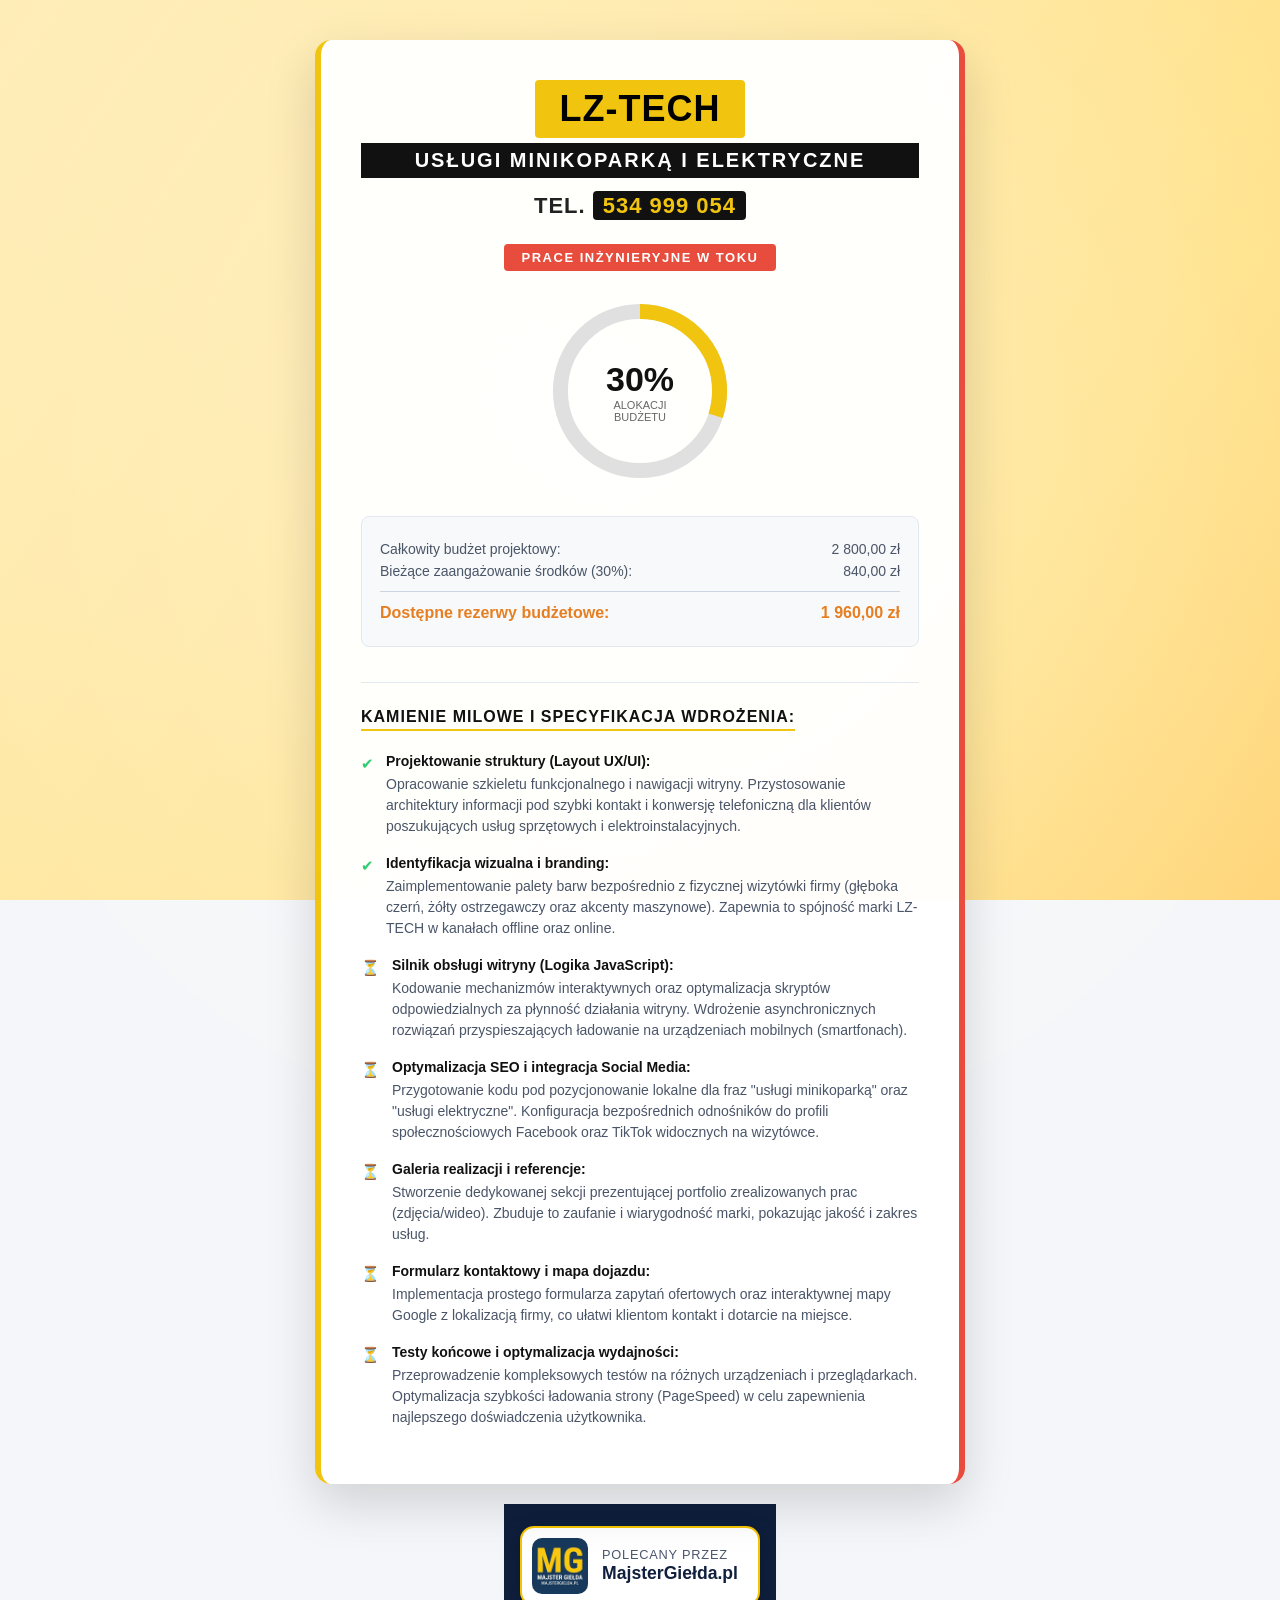
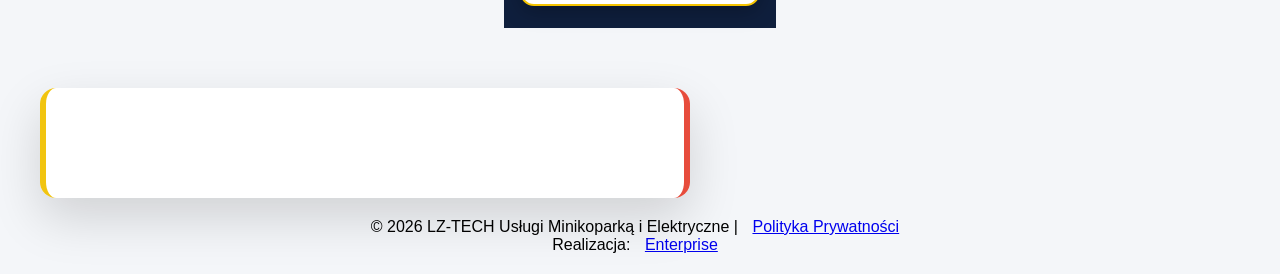
<file: index1.html>
<!DOCTYPE html>
<html lang="pl">
<head>
    <meta charset="UTF-8">
    <meta name="viewport" content="width=device-width, initial-scale=1.0">
    <title>Strona w produkcji - LZ-TECH Usługi Minikoparką i Elektryczne</title>
    <style>
        * {
            box-sizing: border-box;
            margin: 0;
            padding: 0;
            font-family: 'Segoe UI', Roboto, Helvetica, Arial, sans-serif;
        }
        
        body {
            margin: 0;
            padding: 0;
            min-height: 100vh;
            display: flex;
            justify-content: flex-start; /* Zmienione z center */
            flex-direction: column;
            align-items: center;
            background-color: #f4f6f9;
            overflow-x: hidden;
            position: relative;
            padding-top: 20px; /* Dodany odstęp od góry */
        }

        /* Jasne, żywe i dynamicznie kolorowe tło */
        .animated-bg {
            position: fixed;
            top: 0;
            left: 0;
            width: 100%;
            height: 100%;
            z-index: 1;
            background: linear-gradient(
                125deg, 
                #ffecb3 0%, 
                #ffe082 25%, 
                #ffb74d 50%, 
                #ff8a65 75%, 
                #b2dfdb 100%
            );
            background-size: 300% 300%;
            animation: vibrantMovement 10s ease-in-out infinite alternate;
        }

        /* Warstwa pulsującego światła potęgująca efekt "żywego" tła */
        .animated-bg::after {
            content: "";
            position: absolute;
            top: -50%; left: -50%; width: 200%; height: 200%;
            background: radial-gradient(circle, rgba(255,255,255,0.4) 0%, transparent 60%);
            animation: pulseLight 6s ease-in-out infinite alternate;
        }

        @keyframes vibrantMovement {
            0% { background-position: 0% 50%; }
            50% { background-position: 100% 50%; }
            100% { background-position: 0% 50%; }
        }

        @keyframes pulseLight {
            0% { transform: scale(0.9) translate(-5%, -5%); }
            100% { transform: scale(1.1) translate(5%, 5%); }
        }

        .container {
            position: relative;
            z-index: 2;
            background-color: rgba(255, 255, 255, 0.96);
            border-radius: 16px;
            box-shadow: 0 20px 50px rgba(0,0,0,0.15);
            padding: 40px;
            max-width: 650px;
            width: 100%;
            margin: 20px;
            text-align: center;
            border-left: 6px solid #f1c40f; 
            border-right: 6px solid #e74c3c; 
        }

        .logo-box {
            background-color: #f1c40f;
            color: #000000;
            display: inline-block;
            padding: 8px 25px;
            font-weight: 900;
            font-size: 36px;
            letter-spacing: 1px;
            margin-bottom: 5px;
            text-transform: uppercase;
            border-radius: 4px;
        }

        h1 {
            font-size: 20px;
            color: #ffffff;
            background-color: #111111;
            display: inline-block;
            padding: 6px 15px;
            text-transform: uppercase;
            letter-spacing: 2px;
            margin-bottom: 15px;
            font-weight: 700;
            width: 100%;
        }

        .phone-badge {
            font-size: 22px;
            font-weight: bold;
            color: #222222;
            margin-bottom: 25px;
            letter-spacing: 1px;
        }
        .phone-badge span {
            background: #111111;
            padding: 2px 10px;
            border-radius: 4px;
            color: #f1c40f;
        }

        .status-badge {
            display: inline-block;
            background-color: #e74c3c;
            color: #ffffff;
            padding: 6px 18px;
            font-weight: bold;
            border-radius: 4px;
            font-size: 13px;
            margin-bottom: 30px;
            text-transform: uppercase;
            letter-spacing: 1.5px;
        }

        /* Wykres kołowy */
        .chart-container {
            position: relative;
            width: 180px;
            height: 180px;
            margin: 0 auto 35px;
        }
        .circular-chart {
            display: block;
            width: 100%;
            height: 100%;
        }
        .circle-bg { fill: none; stroke: #e0e0e0; stroke-width: 3; }
        .circle { fill: none; stroke: #f1c40f; stroke-width: 3; stroke-dasharray: 30, 100; }
        .chart-text {
            position: absolute;
            top: 50%; left: 50%;
            transform: translate(-50%, -50%);
            text-align: center;
        }
        .percentage { font-size: 34px; font-weight: 800; color: #111111; }
        .percentage-label { font-size: 11px; color: #666666; text-transform: uppercase; }

        /* Finanse */
        .budget-info {
            background-color: #f8f9fa;
            padding: 18px;
            border-radius: 8px;
            margin-bottom: 35px;
            border: 1px solid #e2e8f0;
        }
        .budget-row { display: flex; justify-content: space-between; align-items: center; margin: 6px 0; font-size: 14px; color: #4a5568; }
        .budget-row.total {
            border-top: 1px solid #cbd5e1; padding-top: 12px; margin-top: 12px; 
            font-weight: bold; color: #e67e22; font-size: 16px;
        }

        /* Lista zadań */
        .tasks-section { text-align: left; border-top: 1px solid #e2e8f0; padding-top: 25px; }
        .tasks-section h2 {
            font-size: 16px; margin-bottom: 20px; color: #111111; text-transform: uppercase;
            letter-spacing: 1px; border-bottom: 2px solid #f1c40f; display: inline-block; padding-bottom: 3px;
        }
        .task-list { list-style: none; }
        .task-item { display: flex; align-items: flex-start; margin-bottom: 16px; font-size: 14px; line-height: 1.5; }
        .task-icon { margin-right: 12px; font-size: 15px; margin-top: 2px; }
        .task-icon.done { color: #2ecc71; }
        .task-icon.pending { color: #e67e22; }
        .task-text strong { color: #111111; display: block; margin-bottom: 2px; }
        .task-text span { color: #4a5568; }

        /* Style dla stopki */
        footer {
            position: relative;
            z-index: 2;
            width: 100%;
            padding: 20px;
            text-align: center;
            margin-top: 20px;
        }
        footer a {
            display: inline-block;
            margin: 0 10px;
            transition: transform 0.3s ease;
        }
        footer a:hover {
            transform: scale(1.1);
        }
        footer img {
            height: 30px;
        }
    </style>
<style id="mg-style">
.mg-strip{background:#0f1f3d;padding:22px 16px;text-align:center}
.mg-badge{display:inline-flex;align-items:center;gap:14px;padding:10px 20px 10px 10px;background:#fff;border:2px solid #f5c400;border-radius:14px;color:#0f1f3d;text-decoration:none;font-family:inherit;box-shadow:0 6px 20px rgba(0,0,0,.25);transition:transform .2s,box-shadow .2s;max-width:100%}
.mg-badge:hover,.mg-badge:focus-visible{transform:translateY(-2px);box-shadow:0 10px 26px rgba(0,0,0,.35)}
.mg-badge img{width:56px;height:56px;border-radius:10px;flex-shrink:0}
.mg-badge span{display:flex;flex-direction:column;text-align:left;line-height:1.25}
.mg-badge small{font-size:.8rem;opacity:.75;text-transform:uppercase;letter-spacing:.06em}
.mg-badge strong{font-size:1.1rem}
.mg-pill{display:inline-flex;align-items:center;gap:8px;margin:0 0 18px;padding:5px 14px 5px 5px;background:rgba(255,255,255,.95);border:1px solid #f5c400;border-radius:999px;color:#0f1f3d;font-size:.9rem;font-weight:600;text-decoration:none;box-shadow:0 4px 14px rgba(0,0,0,.2);transition:transform .2s}
.mg-pill:hover,.mg-pill:focus-visible{transform:translateY(-1px)}
.mg-pill img{width:28px;height:28px;border-radius:50%}
</style>
</head>
<body>

<div class="animated-bg"></div>

<div class="container">
    <div class="logo-box">LZ-TECH</div>
    <h1>Usługi Minikoparką i Elektryczne</h1>
    <div class="phone-badge">TEL. <span>534 999 054</span></div>
    
    <div><span class="status-badge">Prace inżynieryjne w toku</span></div>
    
    <div class="chart-container">
        <svg viewBox="0 0 36 36" class="circular-chart">
            <path class="circle-bg" d="M18 2.0845 a 15.9155 15.9155 0 0 1 0 31.831 a 15.9155 15.9155 0 0 1 0 -31.831" />
            <path class="circle" stroke-dasharray="30, 100" d="M18 2.0845 a 15.9155 15.9155 0 0 1 0 31.831 a 15.9155 15.9155 0 0 1 0 -31.831" />
        </svg>
        <div class="chart-text">
            <div class="percentage">30%</div>
            <div class="percentage-label">Alokacji<br>Budżetu</div>
        </div>
    </div>

    <div class="budget-info">
        <div class="budget-row"><span>Całkowity budżet projektowy:</span><span>2 800,00 zł</span></div>
        <div class="budget-row"><span>Bieżące zaangażowanie środków (30%):</span><span>840,00 zł</span></div>
        <div class="budget-row total"><span>Dostępne rezerwy budżetowe:</span><span>1 960,00 zł</span></div>
    </div>

    <div class="tasks-section">
        <h2>Kamienie milowe i specyfikacja wdrożenia:</h2>
        <ul class="task-list">
            <li class="task-item">
                <span class="task-icon done">✔</span>
                <div class="task-text">
                    <strong>Projektowanie struktury (Layout UX/UI):</strong>
                    <span>Opracowanie szkieletu funkcjonalnego i nawigacji witryny. Przystosowanie architektury informacji pod szybki kontakt i konwersję telefoniczną dla klientów poszukujących usług sprzętowych i elektroinstalacyjnych.</span>
                </div>
            </li>
            <li class="task-item">
                <span class="task-icon done">✔</span>
                <div class="task-text">
                    <strong>Identyfikacja wizualna i branding:</strong>
                    <span>Zaimplementowanie palety barw bezpośrednio z fizycznej wizytówki firmy (głęboka czerń, żółty ostrzegawczy oraz akcenty maszynowe). Zapewnia to spójność marki LZ-TECH w kanałach offline oraz online.</span>
                </div>
            </li>
            <li class="task-item">
                <span class="task-icon pending">⏳</span>
                <div class="task-text">
                    <strong>Silnik obsługi witryny (Logika JavaScript):</strong>
                    <span>Kodowanie mechanizmów interaktywnych oraz optymalizacja skryptów odpowiedzialnych za płynność działania witryny. Wdrożenie asynchronicznych rozwiązań przyspieszających ładowanie na urządzeniach mobilnych (smartfonach).</span>
                </div>
            </li>
            <li class="task-item">
                <span class="task-icon pending">⏳</span>
                <div class="task-text">
                    <strong>Optymalizacja SEO i integracja Social Media:</strong>
                    <span>Przygotowanie kodu pod pozycjonowanie lokalne dla fraz "usługi minikoparką" oraz "usługi elektryczne". Konfiguracja bezpośrednich odnośników do profili społecznościowych Facebook oraz TikTok widocznych na wizytówce.</span>
                </div>
            </li>
            <li class="task-item">
                <span class="task-icon pending">⏳</span>
                <div class="task-text">
                    <strong>Galeria realizacji i referencje:</strong>
                    <span>Stworzenie dedykowanej sekcji prezentującej portfolio zrealizowanych prac (zdjęcia/wideo). Zbuduje to zaufanie i wiarygodność marki, pokazując jakość i zakres usług.</span>
                </div>
            </li>
            <li class="task-item">
                <span class="task-icon pending">⏳</span>
                <div class="task-text">
                    <strong>Formularz kontaktowy i mapa dojazdu:</strong>
                    <span>Implementacja prostego formularza zapytań ofertowych oraz interaktywnej mapy Google z lokalizacją firmy, co ułatwi klientom kontakt i dotarcie na miejsce.</span>
                </div>
            </li>
            <li class="task-item">
                <span class="task-icon pending">⏳</span>
                <div class="task-text">
                    <strong>Testy końcowe i optymalizacja wydajności:</strong>
                    <span>Przeprowadzenie kompleksowych testów na różnych urządzeniach i przeglądarkach. Optymalizacja szybkości ładowania strony (PageSpeed) w celu zapewnienia najlepszego doświadczenia użytkownika.</span>
                </div>
            </li>
        </ul>
    </div>
</div>

<!-- MajsterGielda -->
<div class="mg-strip"><a class="mg-badge" href="https://majstergielda.pl/" target="_blank" rel="noopener" title="MajsterGiełda.pl"><img src="majstergielda.png" alt="Logo MajsterGiełda.pl" width="56" height="56" loading="lazy"><span><small>Polecany przez</small><strong>MajsterGiełda.pl</strong></span></a></div>
<footer class="footer">
    <!-- Globalne Loga -->
   <div class="container">
            <!-- Globalne Loga -->
            <div id="global-trusted-logos" style="margin-bottom: 30px;"></div>
   </div>

    <div class="footer-info">
        <p>© 2026 LZ-TECH Usługi Minikoparką i Elektryczne <span class="footer-separator">|</span> <a href="polityka-prywatnosci.html" style="text-decoration: underline;">Polityka Prywatności</a></p>
        <p>Realizacja: <a href="https://wizytowka-online.pages.dev/" target="_blank">Enterprise</a></p>
    </div>
    <button id="install-btn" class="btn-install" style="display: none;"><i class="fas fa-download"></i> Zainstaluj Aplikację</button>
</footer>
<script src="https://ziggy83pl.github.io/zasoby/portfolio-logos.js" defer=""></script>
<script src="https://ziggy83pl.github.io/zasoby/magnifier.js" defer=""></script>

</body>
</html>
</file>
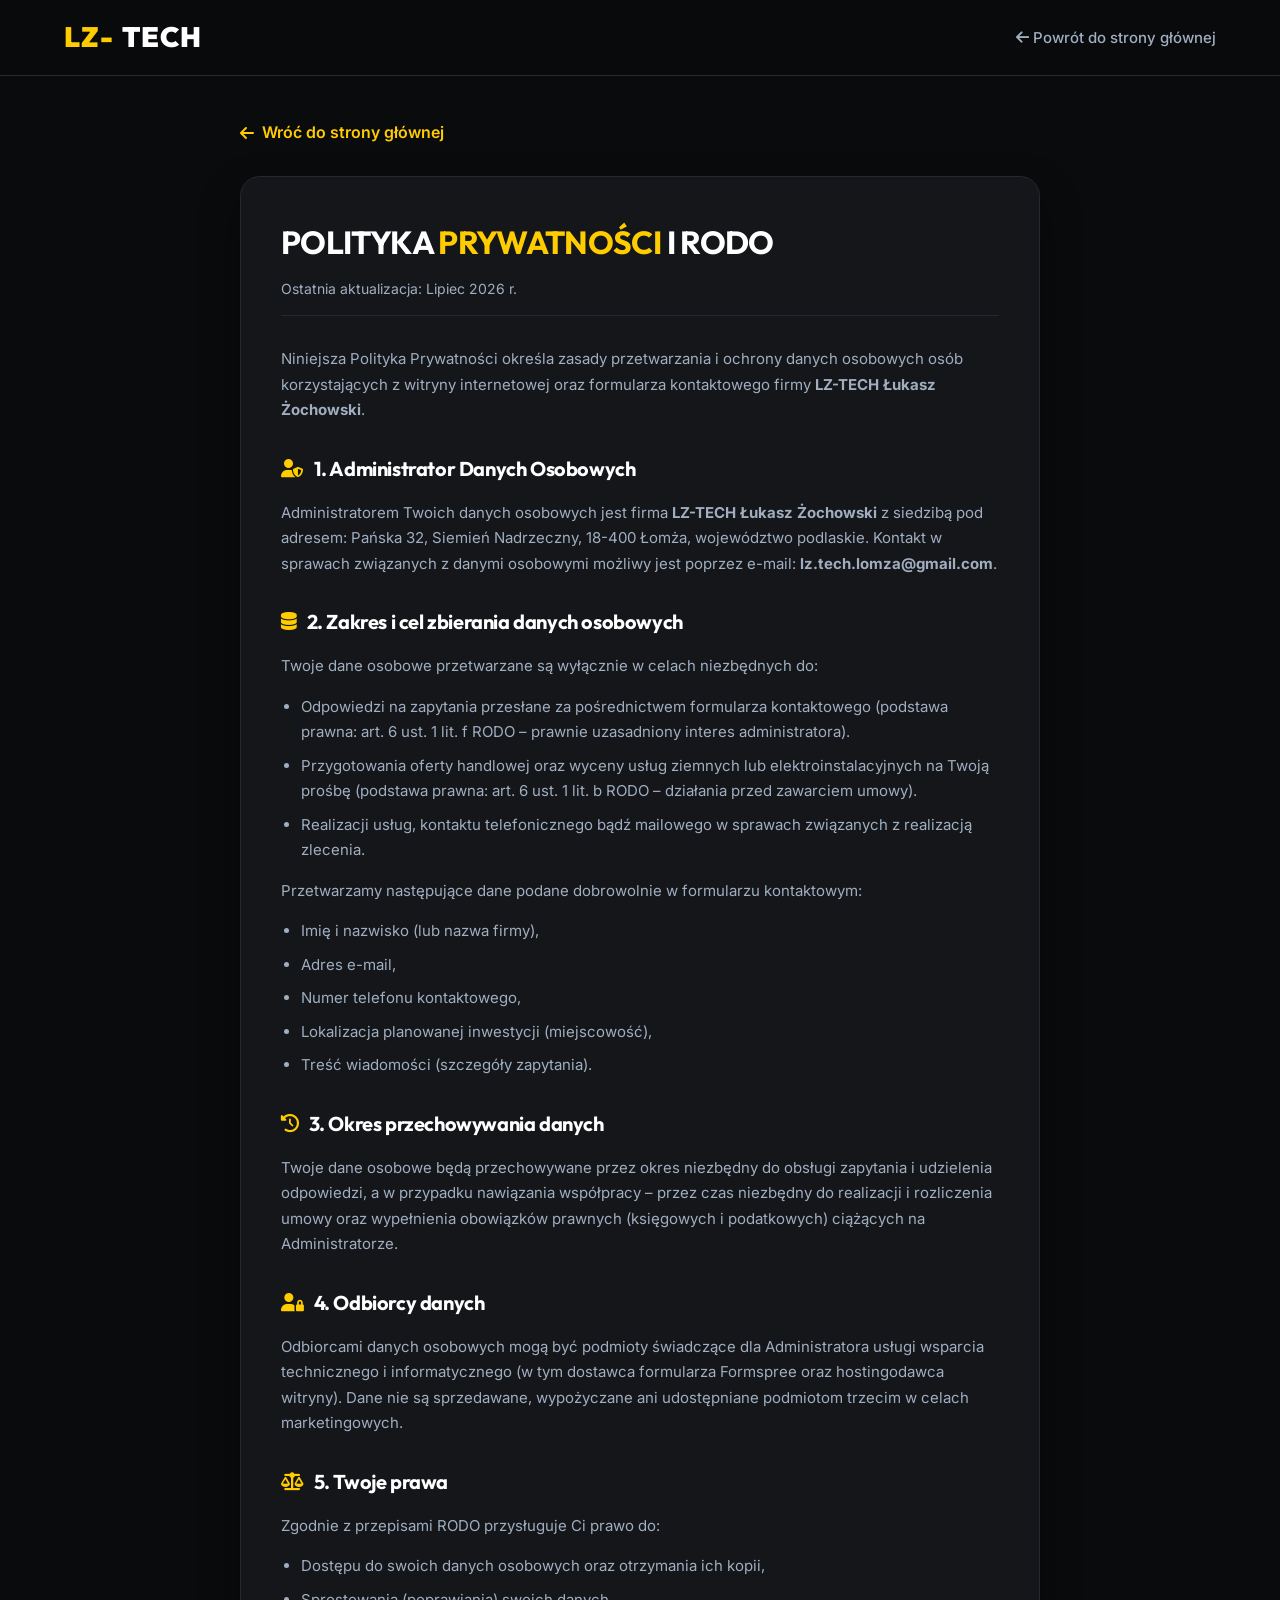
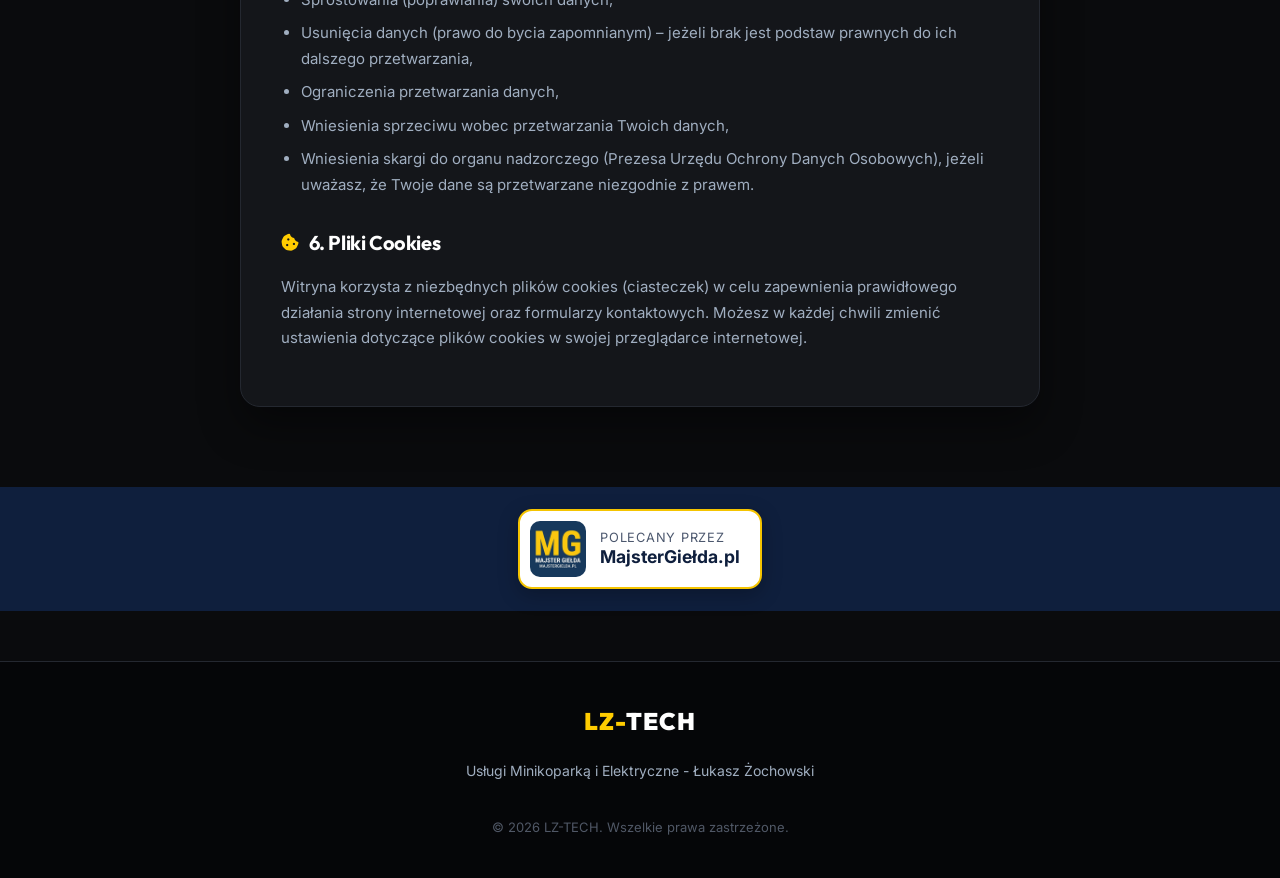
<file: polityka-prywatnosci.html>
<!DOCTYPE html>
<html lang="pl">
<head>
    <meta charset="UTF-8">
    <meta name="viewport" content="width=device-width, initial-scale=1.0">
    <title>Polityka Prywatności i RODO | LZ-TECH Łukasz Żochowski</title>
    
    <!-- SEO Meta Tags -->
    <meta name="description" content="Polityka Prywatności i informacje o RODO firmy LZ-TECH Łukasz Żochowski. Sprawdź, jak chronimy i przetwarzamy Twoje dane osobowe.">
    <meta name="robots" content="noindex, follow">

    <!-- Fonts & Icons -->
    <link href="https://fonts.googleapis.com/css2?family=Inter:wght@300;400;500;600;700&family=Outfit:wght@400;600;700;800;900&display=swap" rel="stylesheet">
    <link rel="stylesheet" href="https://cdnjs.cloudflare.com/ajax/libs/font-awesome/6.5.1/css/all.min.css" integrity="sha512-DTOQO9RWCH3ppGqcWaEA1BIZOC6xxalwEsw9c2QQeAIftl+Vegovlnee1c9QX4TctnWMn13TZye+giMm8e2LwA==" crossorigin="anonymous" referrerpolicy="no-referrer" />

    <!-- External Stylesheet -->
    <link rel="stylesheet" href="style.css">

    <!-- Favicon -->
    <link rel="icon" type="image/png" href="favicon.png">
    <link rel="apple-touch-icon" href="favicon.png">

    <!-- Preconnect / DNS Prefetch -->
    <link rel="preconnect" href="https://fonts.googleapis.com">
    <link rel="preconnect" href="https://fonts.gstatic.com" crossorigin>
    <link rel="preconnect" href="https://cdnjs.cloudflare.com" crossorigin>
    
    <style>
        .policy-container {
            padding: 120px 0 80px 0;
            max-width: 800px;
            margin: 0 auto;
        }
        .policy-content {
            background-color: var(--color-bg-card);
            border: 1px solid var(--color-border);
            border-radius: var(--border-radius-lg);
            padding: 40px;
            box-shadow: 0 20px 40px rgba(0, 0, 0, 0.4);
        }
        .policy-content h1 {
            font-family: var(--font-headings);
            color: var(--color-text-main);
            font-size: 32px;
            margin-bottom: 10px;
            text-transform: uppercase;
        }
        .policy-content h1 span {
            color: var(--color-primary);
        }
        .policy-meta {
            color: var(--color-text-sub);
            font-size: 14px;
            margin-bottom: 30px;
            border-bottom: 1px solid var(--color-border);
            padding-bottom: 15px;
        }
        .policy-content h2 {
            font-family: var(--font-headings);
            color: var(--color-text-main);
            font-size: 20px;
            margin-top: 30px;
            margin-bottom: 15px;
            display: flex;
            align-items: center;
            gap: 10px;
        }
        .policy-content h2 i {
            color: var(--color-primary);
            font-size: 18px;
        }
        .policy-content p, .policy-content li {
            color: var(--color-text-sub);
            font-size: 15px;
            line-height: 1.7;
            margin-bottom: 15px;
        }
        .policy-content ul {
            padding-left: 20px;
            margin-bottom: 15px;
        }
        .policy-content li {
            margin-bottom: 8px;
        }
        .back-home {
            display: inline-flex;
            align-items: center;
            gap: 8px;
            color: var(--color-primary);
            text-decoration: none;
            font-weight: 600;
            margin-bottom: 30px;
            transition: var(--transition-smooth);
        }
        .back-home:hover {
            color: var(--color-text-main);
            transform: translateX(-5px);
        }
        @media (max-width: 768px) {
            .policy-content {
                padding: 25px;
            }
            .policy-content h1 {
                font-size: 26px;
            }
        }
    </style>
<style id="mg-style">
.mg-strip{background:#0f1f3d;padding:22px 16px;text-align:center}
.mg-badge{display:inline-flex;align-items:center;gap:14px;padding:10px 20px 10px 10px;background:#fff;border:2px solid #f5c400;border-radius:14px;color:#0f1f3d;text-decoration:none;font-family:inherit;box-shadow:0 6px 20px rgba(0,0,0,.25);transition:transform .2s,box-shadow .2s;max-width:100%}
.mg-badge:hover,.mg-badge:focus-visible{transform:translateY(-2px);box-shadow:0 10px 26px rgba(0,0,0,.35)}
.mg-badge img{width:56px;height:56px;border-radius:10px;flex-shrink:0}
.mg-badge span{display:flex;flex-direction:column;text-align:left;line-height:1.25}
.mg-badge small{font-size:.8rem;opacity:.75;text-transform:uppercase;letter-spacing:.06em}
.mg-badge strong{font-size:1.1rem}
.mg-pill{display:inline-flex;align-items:center;gap:8px;margin:0 0 18px;padding:5px 14px 5px 5px;background:rgba(255,255,255,.95);border:1px solid #f5c400;border-radius:999px;color:#0f1f3d;font-size:.9rem;font-weight:600;text-decoration:none;box-shadow:0 4px 14px rgba(0,0,0,.2);transition:transform .2s}
.mg-pill:hover,.mg-pill:focus-visible{transform:translateY(-1px)}
.mg-pill img{width:28px;height:28px;border-radius:50%}
</style>
</head>
<body>

    <!-- Nawigacja -->
    <nav id="navbar" style="background: rgba(10, 11, 13, 0.95); backdrop-filter: blur(10px); border-bottom: 1px solid var(--color-border);">
        <div class="container nav-container">
            <a href="index.html" class="logo">LZ-<span>TECH</span></a>
            <ul class="nav-links">
                <li><a href="index.html" class="back-home-nav"><i class="fas fa-arrow-left"></i> Powrót do strony głównej</a></li>
            </ul>
        </div>
    </nav>

    <!-- Treść Polityki Prywatności -->
    <main class="container policy-container">
        <a href="index.html" class="back-home">
            <i class="fas fa-arrow-left"></i> Wróć do strony głównej
        </a>
        
        <article class="policy-content">
            <h1>Polityka <span>Prywatności</span> i RODO</h1>
            <div class="policy-meta">
                Ostatnia aktualizacja: Lipiec 2026 r.
            </div>

            <p>Niniejsza Polityka Prywatności określa zasady przetwarzania i ochrony danych osobowych osób korzystających z witryny internetowej oraz formularza kontaktowego firmy <strong>LZ-TECH Łukasz Żochowski</strong>.</p>

            <h2><i class="fas fa-user-shield"></i> 1. Administrator Danych Osobowych</h2>
            <p>Administratorem Twoich danych osobowych jest firma <strong>LZ-TECH Łukasz Żochowski</strong> z siedzibą pod adresem: Pańska 32, Siemień Nadrzeczny, 18-400 Łomża, województwo podlaskie. Kontakt w sprawach związanych z danymi osobowymi możliwy jest poprzez e-mail: <strong>lz.tech.lomza@gmail.com</strong>.</p>

            <h2><i class="fas fa-database"></i> 2. Zakres i cel zbierania danych osobowych</h2>
            <p>Twoje dane osobowe przetwarzane są wyłącznie w celach niezbędnych do:</p>
            <ul>
                <li>Odpowiedzi na zapytania przesłane za pośrednictwem formularza kontaktowego (podstawa prawna: art. 6 ust. 1 lit. f RODO – prawnie uzasadniony interes administratora).</li>
                <li>Przygotowania oferty handlowej oraz wyceny usług ziemnych lub elektroinstalacyjnych na Twoją prośbę (podstawa prawna: art. 6 ust. 1 lit. b RODO – działania przed zawarciem umowy).</li>
                <li>Realizacji usług, kontaktu telefonicznego bądź mailowego w sprawach związanych z realizacją zlecenia.</li>
            </ul>
            <p>Przetwarzamy następujące dane podane dobrowolnie w formularzu kontaktowym:</p>
            <ul>
                <li>Imię i nazwisko (lub nazwa firmy),</li>
                <li>Adres e-mail,</li>
                <li>Numer telefonu kontaktowego,</li>
                <li>Lokalizacja planowanej inwestycji (miejscowość),</li>
                <li>Treść wiadomości (szczegóły zapytania).</li>
            </ul>

            <h2><i class="fas fa-history"></i> 3. Okres przechowywania danych</h2>
            <p>Twoje dane osobowe będą przechowywane przez okres niezbędny do obsługi zapytania i udzielenia odpowiedzi, a w przypadku nawiązania współpracy – przez czas niezbędny do realizacji i rozliczenia umowy oraz wypełnienia obowiązków prawnych (księgowych i podatkowych) ciążących na Administratorze.</p>

            <h2><i class="fas fa-user-lock"></i> 4. Odbiorcy danych</h2>
            <p>Odbiorcami danych osobowych mogą być podmioty świadczące dla Administratora usługi wsparcia technicznego i informatycznego (w tym dostawca formularza Formspree oraz hostingodawca witryny). Dane nie są sprzedawane, wypożyczane ani udostępniane podmiotom trzecim w celach marketingowych.</p>

            <h2><i class="fas fa-balance-scale"></i> 5. Twoje prawa</h2>
            <p>Zgodnie z przepisami RODO przysługuje Ci prawo do:</p>
            <ul>
                <li>Dostępu do swoich danych osobowych oraz otrzymania ich kopii,</li>
                <li>Sprostowania (poprawiania) swoich danych,</li>
                <li>Usunięcia danych (prawo do bycia zapomnianym) – jeżeli brak jest podstaw prawnych do ich dalszego przetwarzania,</li>
                <li>Ograniczenia przetwarzania danych,</li>
                <li>Wniesienia sprzeciwu wobec przetwarzania Twoich danych,</li>
                <li>Wniesienia skargi do organu nadzorczego (Prezesa Urzędu Ochrony Danych Osobowych), jeżeli uważasz, że Twoje dane są przetwarzane niezgodnie z prawem.</li>
            </ul>

            <h2><i class="fas fa-cookie-bite"></i> 6. Pliki Cookies</h2>
            <p>Witryna korzysta z niezbędnych plików cookies (ciasteczek) w celu zapewnienia prawidłowego działania strony internetowej oraz formularzy kontaktowych. Możesz w każdej chwili zmienić ustawienia dotyczące plików cookies w swojej przeglądarce internetowej.</p>
        </article>
    </main>

    <!-- Stopka -->
    <!-- MajsterGielda -->
<div class="mg-strip"><a class="mg-badge" href="https://majstergielda.pl/" target="_blank" rel="noopener" title="MajsterGiełda.pl"><img src="majstergielda.png" alt="Logo MajsterGiełda.pl" width="56" height="56" loading="lazy"><span><small>Polecany przez</small><strong>MajsterGiełda.pl</strong></span></a></div>
<footer style="margin-top: 50px;">
        <div class="container footer-content">
            <a href="index.html" class="footer-logo">LZ-<span>TECH</span></a>
            <p>Usługi Minikoparką i Elektryczne - Łukasz Żochowski</p>
            <p style="margin-top: 15px; font-size: 13px; color: #505866;">&copy; 2026 LZ-TECH. Wszelkie prawa zastrzeżone.</p>
        </div>
    </footer>

</body>
</html>
</file>
<file: style.css>
/* -- 1. Definicja Zmiennych Globalnych -- */
:root {
    --color-primary: #ffcc00; /* Głęboki żółty ostrzegawczy */
    --color-primary-hover: #e6b800;
    --color-accent: #00d2ff;  /* Elektryczny błękit do kontrastu */
    --color-bg-dark: #0a0b0d;
    --color-bg-card: #14161a;
    --color-bg-card-hover: #1e2229;
    --color-text-main: #ffffff;
    --color-text-sub: #a0aec0;
    --color-border: #242830;
    --color-black: #000000;
    
    --border-radius-sm: 6px;
    --border-radius-md: 12px;
    --border-radius-lg: 20px;
    
    --transition-smooth: all 0.3s cubic-bezier(0.4, 0, 0.2, 1);
    --font-headings: 'Outfit', sans-serif;
    --font-body: 'Inter', sans-serif;
}

/* -- 2. Globalny Reset -- */
* {
    box-sizing: border-box;
    margin: 0;
    padding: 0;
}

html {
    scroll-behavior: smooth;
    scrollbar-width: thin;
    scrollbar-color: var(--color-primary) var(--color-bg-dark);
}

/* Custom Scrollbar */
::-webkit-scrollbar {
    width: 8px;
}
::-webkit-scrollbar-track {
    background: var(--color-bg-dark);
}
::-webkit-scrollbar-thumb {
    background: var(--color-primary);
    border-radius: 4px;
}
::-webkit-scrollbar-thumb:hover {
    background: var(--color-primary-hover);
}

body {
    background-color: var(--color-bg-dark);
    color: var(--color-text-main);
    font-family: var(--font-body);
    line-height: 1.6;
    -webkit-font-smoothing: antialiased;
    -moz-osx-font-smoothing: grayscale;
    overflow-x: hidden;
}

/* -- 3. Typografia & Kontenery -- */
h1, h2, h3, h4 {
    font-family: var(--font-headings);
    font-weight: 700;
    letter-spacing: -0.02em;
}

.container {
    max-width: 1200px;
    margin: 0 auto;
    padding: 0 24px;
}

.section-header {
    text-align: center;
    margin-bottom: 60px;
}

.section-header h2 {
    font-size: 36px;
    text-transform: uppercase;
    letter-spacing: 1px;
    color: var(--color-text-main);
    position: relative;
    display: inline-block;
    padding-bottom: 12px;
}

.section-header h2::after {
    content: '';
    position: absolute;
    bottom: 0;
    left: 50%;
    transform: translateX(-50%);
    width: 80px;
    height: 4px;
    background: linear-gradient(90deg, var(--color-primary) 0%, var(--color-accent) 100%);
    border-radius: 2px;
}

.section-header p {
    color: var(--color-text-sub);
    font-size: 16px;
    margin-top: 15px;
    max-width: 600px;
    margin-left: auto;
    margin-right: auto;
}

/* -- 4. Nawigacja (Sticky Navbar) -- */
nav {
    position: fixed;
    top: 0;
    left: 0;
    width: 100%;
    z-index: 100;
    background: rgba(10, 11, 13, 0.8);
    backdrop-filter: blur(12px);
    border-bottom: 1px solid var(--color-border);
    transition: var(--transition-smooth);
}

nav.scrolled {
    padding: 10px 0;
    background: rgba(10, 11, 13, 0.95);
    box-shadow: 0 10px 30px rgba(0, 0, 0, 0.5);
}

.nav-container {
    display: flex;
    justify-content: space-between;
    align-items: center;
    padding: 15px 24px;
    transition: var(--transition-smooth);
}

.logo {
    font-family: var(--font-headings);
    font-size: 28px;
    font-weight: 900;
    color: var(--color-primary);
    text-decoration: none;
    letter-spacing: 1px;
    display: flex;
    align-items: center;
    gap: 8px;
}

.logo span {
    color: var(--color-text-main);
}

.nav-links {
    display: flex;
    list-style: none;
    gap: 30px;
    align-items: center;
}

.nav-links a {
    text-decoration: none;
    color: var(--color-text-sub);
    font-weight: 500;
    font-size: 15px;
    transition: var(--transition-smooth);
    position: relative;
    padding: 5px 0;
}

.nav-links a:hover {
    color: var(--color-primary);
}

.nav-links a::after {
    content: '';
    position: absolute;
    bottom: 0;
    left: 0;
    width: 0;
    height: 2px;
    background-color: var(--color-primary);
    transition: var(--transition-smooth);
}

.nav-links a:hover::after {
    width: 100%;
}

.nav-btn {
    background: var(--color-primary);
    color: var(--color-black) !important;
    padding: 8px 18px !important;
    border-radius: var(--border-radius-sm);
    font-weight: 700 !important;
    box-shadow: 0 4px 15px rgba(255, 204, 0, 0.2);
}

.nav-btn:hover {
    background: var(--color-primary-hover);
    transform: translateY(-2px);
}

.nav-btn::after {
    display: none !important;
}

/* Mobile Menu Toggle */
.menu-toggle {
    display: none;
    background: none;
    border: none;
    color: var(--color-text-main);
    font-size: 24px;
    cursor: pointer;
}

/* -- 5. Hero Section (Sekcja Główna) -- */
.hero {
    padding: 160px 0 100px 0;
    background: radial-gradient(circle at 80% 20%, rgba(255, 204, 0, 0.08) 0%, transparent 50%),
                radial-gradient(circle at 20% 80%, rgba(0, 210, 255, 0.05) 0%, transparent 50%),
                var(--color-bg-dark);
    position: relative;
    overflow: hidden;
}

/* Background grid effect */
.hero::before {
    content: '';
    position: absolute;
    top: 0;
    left: 0;
    width: 100%;
    height: 100%;
    background-image: linear-gradient(var(--color-border) 1px, transparent 1px),
                      linear-gradient(90deg, var(--color-border) 1px, transparent 1px);
    background-size: 50px 50px;
    opacity: 0.15;
    pointer-events: none;
}

.hero-content {
    display: grid;
    grid-template-columns: 1.2fr 0.8fr;
    gap: 40px;
    align-items: center;
}

.hero-text {
    position: relative;
    z-index: 2;
}

.hero-badge {
    display: inline-flex;
    align-items: center;
    gap: 8px;
    background: rgba(255, 204, 0, 0.1);
    border: 1px solid rgba(255, 204, 0, 0.2);
    color: var(--color-primary);
    padding: 8px 16px;
    border-radius: 30px;
    font-size: 14px;
    font-weight: 600;
    text-transform: uppercase;
    letter-spacing: 0.5px;
    margin-bottom: 25px;
}

.hero-badge i {
    color: var(--color-accent);
}

.hero h1 {
    font-size: 64px;
    line-height: 1.1;
    margin-bottom: 20px;
    text-transform: uppercase;
}

.hero h1 span {
    color: var(--color-primary);
    display: block;
    font-size: 28px;
    letter-spacing: 4px;
    margin-top: 10px;
    font-family: var(--font-body);
    font-weight: 500;
    text-shadow: none;
}

.hero p.lead {
    font-size: 20px;
    color: var(--color-text-sub);
    margin-bottom: 35px;
    max-width: 600px;
}

.hero-actions {
    display: flex;
    gap: 20px;
    margin-bottom: 40px;
    flex-wrap: wrap;
}

.btn {
    display: inline-flex;
    align-items: center;
    justify-content: center;
    padding: 16px 32px;
    font-size: 16px;
    font-weight: 700;
    text-decoration: none;
    border-radius: var(--border-radius-sm);
    transition: var(--transition-smooth);
    cursor: pointer;
    gap: 10px;
}

.btn-primary {
    background-color: var(--color-primary);
    color: var(--color-black);
    box-shadow: 0 10px 25px rgba(255, 204, 0, 0.25);
    position: relative;
    overflow: hidden;
}

.btn-primary::after {
    content: '';
    position: absolute;
    top: -50%;
    left: -50%;
    width: 200%;
    height: 200%;
    background: linear-gradient(
        to right,
        rgba(255, 255, 255, 0) 0%,
        rgba(255, 255, 255, 0.3) 50%,
        rgba(255, 255, 255, 0) 100%
    );
    transform: rotate(30deg);
    animation: shine 3s infinite;
}

@keyframes shine {
    0% { left: -100%; }
    10% { left: 100%; }
    100% { left: 100%; }
}

.btn-primary:hover {
    background-color: var(--color-primary-hover);
    transform: translateY(-3px);
    box-shadow: 0 15px 30px rgba(255, 204, 0, 0.35);
}

.btn-secondary {
    background-color: transparent;
    color: var(--color-text-main);
    border: 2px solid var(--color-border);
}

.btn-secondary:hover {
    border-color: var(--color-primary);
    color: var(--color-primary);
    transform: translateY(-3px);
    background: rgba(255, 204, 0, 0.02);
}

.hero-socials {
    display: flex;
    align-items: center;
    gap: 20px;
}

.hero-socials span {
    color: var(--color-text-sub);
    font-size: 14px;
    text-transform: uppercase;
    letter-spacing: 1px;
}

.social-link {
    width: 45px;
    height: 45px;
    border-radius: 50%;
    background: var(--color-bg-card);
    border: 1px solid var(--color-border);
    display: inline-flex;
    align-items: center;
    justify-content: center;
    color: var(--color-text-main);
    text-decoration: none;
    transition: var(--transition-smooth);
    font-size: 18px;
}

.social-link:hover {
    background: var(--color-primary);
    color: var(--color-black);
    border-color: var(--color-primary);
    transform: translateY(-3px) rotate(8deg);
}

/* Hero Graphic Illustration (Decorative) */
.hero-graphic {
    position: relative;
    display: flex;
    justify-content: center;
    align-items: center;
}

.graphic-badge {
    background: var(--color-bg-card);
    border: 1px solid var(--color-border);
    padding: 25px;
    border-radius: var(--border-radius-md);
    box-shadow: 0 30px 60px rgba(0, 0, 0, 0.6);
    display: flex;
    flex-direction: column;
    gap: 20px;
    max-width: 320px;
    position: relative;
    z-index: 2;
    border-left: 5px solid var(--color-primary);
}

.graphic-badge::before {
    content: '';
    position: absolute;
    top: -20px;
    right: -20px;
    width: 100px;
    height: 100px;
    background: radial-gradient(circle, rgba(0, 210, 255, 0.15) 0%, transparent 70%);
    z-index: -1;
}

.graphic-item {
    display: flex;
    align-items: center;
    gap: 15px;
}

.graphic-icon {
    width: 50px;
    height: 50px;
    border-radius: 10px;
    background: rgba(255, 204, 0, 0.1);
    color: var(--color-primary);
    display: flex;
    align-items: center;
    justify-content: center;
    font-size: 22px;
}

.graphic-icon.blue {
    background: rgba(0, 210, 255, 0.1);
    color: var(--color-accent);
}

.graphic-details h4 {
    font-size: 16px;
    color: var(--color-text-main);
    text-transform: uppercase;
}

.graphic-details p {
    font-size: 13px;
    color: var(--color-text-sub);
}

/* -- 6. Services Section (Usługi) -- */
.services {
    padding: 100px 0;
    background-color: var(--color-bg-card);
    border-top: 1px solid var(--color-border);
    border-bottom: 1px solid var(--color-border);
    position: relative;
}

.services-grid {
    display: grid;
    grid-template-columns: repeat(auto-fit, minmax(320px, 1fr));
    gap: 30px;
}

.service-card {
    background-color: var(--color-bg-dark);
    border: 1px solid var(--color-border);
    padding: 40px 30px;
    border-radius: var(--border-radius-md);
    transition: var(--transition-smooth);
    position: relative;
    overflow: hidden;
    display: flex;
    flex-direction: column;
    gap: 15px;
}

.service-card::before {
    content: '';
    position: absolute;
    top: 0;
    left: 0;
    width: 4px;
    height: 0;
    background: linear-gradient(180deg, var(--color-primary) 0%, var(--color-accent) 100%);
    transition: var(--transition-smooth);
}

.service-card:hover {
    transform: translateY(-8px);
    border-color: rgba(255, 204, 0, 0.3);
    box-shadow: 0 20px 40px rgba(0, 0, 0, 0.4);
}

.service-card:hover::before {
    height: 100%;
}

.card-icon {
    font-size: 40px;
    color: var(--color-primary);
    margin-bottom: 10px;
    display: inline-block;
    transition: var(--transition-smooth);
}

.service-card:hover .card-icon {
    transform: scale(1.1) rotate(-5deg);
    color: var(--color-primary);
}

.service-card.electrical:hover .card-icon {
    color: var(--color-accent);
}

.service-card h3 {
    font-size: 20px;
    text-transform: uppercase;
    letter-spacing: 0.5px;
    color: var(--color-text-main);
}

.service-card p {
    color: var(--color-text-sub);
    font-size: 14px;
    line-height: 1.6;
}

/* -- 7. Info Banner (Informacja o współpracy) -- */
.info-banner-sec {
    background: linear-gradient(135deg, #181a1f 0%, #0a0b0d 100%);
    padding: 80px 0;
    position: relative;
    overflow: hidden;
    border-bottom: 1px solid var(--color-border);
}

.info-banner-sec::before {
    content: '';
    position: absolute;
    top: 0; right: 0;
    width: 300px; height: 300px;
    background: radial-gradient(circle, rgba(255, 204, 0, 0.05) 0%, transparent 70%);
}

.banner-content {
    display: flex;
    justify-content: space-between;
    align-items: center;
    gap: 40px;
    flex-wrap: wrap;
}

.banner-text {
    flex: 1;
    min-width: 300px;
}

.banner-text h3 {
    font-size: 32px;
    text-transform: uppercase;
    margin-bottom: 15px;
    color: var(--color-text-main);
}

.banner-text h3 span {
    color: var(--color-primary);
}

.banner-text p {
    color: var(--color-text-sub);
    font-size: 16px;
    max-width: 700px;
}

/* -- 8. Gallery Section (Galeria) -- */
.gallery-sec {
    padding: 100px 0;
    background-color: var(--color-bg-dark);
}

.gallery-grid {
    display: grid;
    grid-template-columns: repeat(auto-fill, minmax(320px, 1fr));
    gap: 24px;
}

.gallery-item {
    position: relative;
    aspect-ratio: 3 / 4;
    border-radius: var(--border-radius-md);
    overflow: hidden;
    border: 1px solid var(--color-border);
    cursor: pointer;
    group: true;
}

/* Landscape image handling */
.gallery-item.landscape {
    aspect-ratio: 4 / 3;
}

.gallery-item img {
    width: 100%;
    height: 100%;
    object-fit: cover;
    transition: var(--transition-smooth);
    display: block;
}

.gallery-overlay {
    position: absolute;
    top: 0;
    left: 0;
    width: 100%;
    height: 100%;
    background: linear-gradient(180deg, transparent 50%, rgba(10, 11, 13, 0.9) 100%);
    opacity: 0;
    transition: var(--transition-smooth);
    display: flex;
    flex-direction: column;
    justify-content: flex-end;
    padding: 25px;
    box-sizing: border-box;
}

.gallery-item:hover img {
    transform: scale(1.08);
}

.gallery-item:hover .gallery-overlay {
    opacity: 1;
}

.gallery-icon-zoom {
    position: absolute;
    top: 20px;
    right: 20px;
    width: 40px;
    height: 40px;
    background: var(--color-primary);
    color: var(--color-black);
    border-radius: 50%;
    display: flex;
    align-items: center;
    justify-content: center;
    font-size: 16px;
    opacity: 0;
    transform: translateY(-10px);
    transition: var(--transition-smooth);
    box-shadow: 0 4px 15px rgba(255, 204, 0, 0.3);
}

.gallery-item:hover .gallery-icon-zoom {
    opacity: 1;
    transform: translateY(0);
}

.gallery-caption h4 {
    font-size: 18px;
    color: var(--color-text-main);
    text-transform: uppercase;
    margin-bottom: 5px;
}

.gallery-caption p {
    color: var(--color-primary);
    font-size: 13px;
    font-weight: 600;
    text-transform: uppercase;
    letter-spacing: 1px;
}

/* -- 9. Contact and Location Section (Kontakt i Lokalizacja) -- */
.contact-sec {
    padding: 100px 0;
    background-color: var(--color-bg-card);
    border-top: 1px solid var(--color-border);
}

.contact-layout {
    display: grid;
    grid-template-columns: 1fr 1fr;
    gap: 50px;
    align-items: start;
}

.contact-info {
    display: flex;
    flex-direction: column;
    gap: 40px;
}

.info-card {
    background-color: var(--color-bg-dark);
    border: 1px solid var(--color-border);
    padding: 30px;
    border-radius: var(--border-radius-md);
}

.info-card h3 {
    font-size: 22px;
    text-transform: uppercase;
    margin-bottom: 25px;
    border-left: 4px solid var(--color-primary);
    padding-left: 12px;
}

.info-items {
    display: flex;
    flex-direction: column;
    gap: 20px;
}

.info-item {
    display: flex;
    align-items: flex-start;
    gap: 20px;
}

.info-icon {
    width: 45px;
    height: 45px;
    background-color: rgba(255, 204, 0, 0.1);
    color: var(--color-primary);
    border-radius: 50%;
    display: flex;
    align-items: center;
    justify-content: center;
    font-size: 18px;
    flex-shrink: 0;
}

.info-item-content h4 {
    font-size: 14px;
    text-transform: uppercase;
    color: var(--color-text-sub);
    letter-spacing: 0.5px;
    margin-bottom: 3px;
}

.info-item-content p, .info-item-content a {
    font-size: 16px;
    font-weight: 600;
    color: var(--color-text-main);
    text-decoration: none;
    transition: var(--transition-smooth);
}

.info-item-content a:hover {
    color: var(--color-primary);
}

.map-wrapper {
    border-radius: var(--border-radius-md);
    overflow: hidden;
    border: 1px solid var(--color-border);
    box-shadow: 0 15px 30px rgba(0, 0, 0, 0.3);
    height: 280px;
    position: relative;
}

.map-wrapper iframe {
    width: 100%;
    height: 100%;
    border: 0;
}

/* Contact Form */
.contact-form-container {
    background-color: var(--color-bg-dark);
    border: 1px solid var(--color-border);
    padding: 40px;
    border-radius: var(--border-radius-md);
    box-shadow: 0 20px 40px rgba(0, 0, 0, 0.3);
}

.contact-form-container h3 {
    font-size: 22px;
    text-transform: uppercase;
    margin-bottom: 25px;
    color: var(--color-text-main);
}

.contact-form {
    display: flex;
    flex-direction: column;
    gap: 20px;
}

.form-row {
    display: grid;
    grid-template-columns: 1fr 1fr;
    gap: 20px;
}

.form-group {
    display: flex;
    flex-direction: column;
    gap: 8px;
}

.form-group label {
    font-size: 13px;
    font-weight: 600;
    text-transform: uppercase;
    color: var(--color-text-sub);
    letter-spacing: 0.5px;
}

.form-control {
    background-color: var(--color-bg-card);
    border: 1px solid var(--color-border);
    color: var(--color-text-main);
    padding: 14px 18px;
    border-radius: var(--border-radius-sm);
    font-family: var(--font-body);
    font-size: 15px;
    transition: var(--transition-smooth);
    width: 100%;
}

.form-control:focus {
    outline: none;
    border-color: var(--color-primary);
    box-shadow: 0 0 0 3px rgba(255, 204, 0, 0.15);
    background-color: var(--color-bg-card-hover);
}

textarea.form-control {
    resize: vertical;
    min-height: 120px;
}

.checkbox-group {
    flex-direction: row !important;
    align-items: flex-start;
    gap: 10px;
    margin-top: 5px;
}

.checkbox-group input {
    margin-top: 4px;
    accent-color: var(--color-primary);
    cursor: pointer;
}

.checkbox-group label {
    font-size: 12px;
    text-transform: none;
    color: var(--color-text-sub);
    font-weight: 400;
    letter-spacing: 0;
    line-height: 1.4;
    cursor: pointer;
}

.checkbox-group label a {
    color: var(--color-primary);
    text-decoration: underline;
}

.checkbox-group label a:hover {
    color: var(--color-primary-hover);
}

/* Success Message Card */
.form-success-card {
    display: none;
    text-align: center;
    padding: 40px 20px;
}

.success-icon {
    width: 70px;
    height: 70px;
    background-color: rgba(46, 204, 113, 0.1);
    color: #2ecc71;
    border-radius: 50%;
    display: inline-flex;
    align-items: center;
    justify-content: center;
    font-size: 32px;
    margin-bottom: 20px;
    border: 2px solid #2ecc71;
    animation: popIn 0.5s cubic-bezier(0.175, 0.885, 0.32, 1.275);
}

@keyframes popIn {
    0% { transform: scale(0.5); opacity: 0; }
    100% { transform: scale(1); opacity: 1; }
}

.form-success-card h4 {
    font-size: 24px;
    text-transform: uppercase;
    margin-bottom: 10px;
    color: #2ecc71;
}

.form-success-card p {
    color: var(--color-text-sub);
    font-size: 15px;
    margin-bottom: 25px;
}

/* -- 10. Stopka (Footer) -- */
footer {
    background-color: #050608;
    padding: 40px 0;
    border-top: 1px solid var(--color-border);
    font-size: 14px;
    color: var(--color-text-sub);
    text-align: center;
}

.footer-content {
    display: flex;
    flex-direction: column;
    gap: 20px;
    align-items: center;
}

.footer-logo {
    font-family: var(--font-headings);
    font-size: 24px;
    font-weight: 900;
    color: var(--color-primary);
    text-decoration: none;
    letter-spacing: 1px;
}

.footer-logo span {
    color: var(--color-text-main);
}

.footer-links {
    display: flex;
    list-style: none;
    gap: 25px;
    margin: 10px 0;
}

.footer-links a {
    text-decoration: none;
    color: var(--color-text-sub);
    transition: var(--transition-smooth);
}

.footer-links a:hover {
    color: var(--color-primary);
}

.footer-separator {
    color: var(--color-border);
    margin: 0 10px;
}

.back-to-top {
    position: fixed;
    bottom: 30px;
    right: 30px;
    width: 50px;
    height: 50px;
    background-color: var(--color-primary);
    color: var(--color-black);
    border-radius: 50%;
    display: flex;
    align-items: center;
    justify-content: center;
    font-size: 18px;
    text-decoration: none;
    opacity: 0;
    pointer-events: none;
    transition: var(--transition-smooth);
    box-shadow: 0 5px 15px rgba(0, 0, 0, 0.4);
    z-index: 99;
}

.back-to-top.active {
    opacity: 1;
    pointer-events: auto;
}

.back-to-top:hover {
    background-color: var(--color-primary-hover);
    transform: translateY(-5px);
}

/* -- 11. Dedykowany Lightbox (<dialog>) -- */
dialog {
    border: none;
    border-radius: var(--border-radius-md);
    padding: 0;
    background: transparent;
    max-width: 90vw;
    max-height: 90vh;
    box-shadow: 0 25px 50px -12px rgba(0, 0, 0, 0.7);
    overflow: hidden;
    position: fixed;
    top: 50%;
    left: 50%;
    transform: translate(-50%, -50%);
    margin: 0;
}

dialog::backdrop {
    background-color: rgba(10, 11, 13, 0.9);
    backdrop-filter: blur(8px);
    transition: backdrop-filter 0.3s ease, background-color 0.3s ease;
}

/* Native dialog light-dismiss style */
dialog .dialog-content {
    position: relative;
    display: flex;
    flex-direction: column;
    align-items: center;
    background: var(--color-bg-card);
    border: 2px solid var(--color-primary);
    border-radius: var(--border-radius-md);
    overflow: hidden;
}

dialog img {
    max-width: 100%;
    max-height: 80vh;
    display: block;
    object-fit: contain;
}

dialog .dialog-caption {
    background: var(--color-bg-card);
    width: 100%;
    padding: 15px 25px;
    border-top: 1px solid var(--color-border);
    text-align: center;
    color: var(--color-text-main);
    font-size: 16px;
    font-weight: 600;
    text-transform: uppercase;
}

dialog .close-btn {
    position: absolute;
    top: 15px;
    right: 15px;
    background: rgba(0, 0, 0, 0.7);
    color: var(--color-text-main);
    border: 1px solid rgba(255, 255, 255, 0.2);
    width: 40px;
    height: 40px;
    border-radius: 50%;
    cursor: pointer;
    display: flex;
    align-items: center;
    justify-content: center;
    font-size: 18px;
    transition: var(--transition-smooth);
    z-index: 10;
}

dialog .close-btn:hover {
    background: var(--color-primary);
    color: var(--black);
    transform: scale(1.1);
    border-color: var(--color-primary);
}

/* -- 12. Animacje Wejścia (Scroll Reveal) -- */
.reveal {
    opacity: 0;
    transform: translateY(40px);
    transition: opacity 0.8s cubic-bezier(0.25, 0.46, 0.45, 0.94),
                transform 0.8s cubic-bezier(0.25, 0.46, 0.45, 0.94);
}

.reveal.visible {
    opacity: 1;
    transform: translateY(0);
}

/* -- 13. Media Queries (Responsywność) -- */
@media (max-width: 992px) {
    .hero h1 { font-size: 50px; }
    .contact-layout { grid-template-columns: 1fr; gap: 40px; }
}

@media (max-width: 768px) {
    nav { padding: 10px 0; }
    .menu-toggle { display: block; }
    .nav-links {
        display: none;
        flex-direction: column;
        position: absolute;
        top: 100%;
        left: 0;
        width: 100%;
        background-color: var(--color-bg-dark);
        border-bottom: 1px solid var(--color-border);
        padding: 20px;
        gap: 20px;
        box-shadow: 0 15px 30px rgba(0, 0, 0, 0.5);
    }
    .nav-links.active { display: flex; }
    .hero { padding-top: 120px; }
    .hero-content { grid-template-columns: 1fr; text-align: center; }
    .hero-badge { justify-content: center; }
    .hero-actions { justify-content: center; }
    .hero-socials { justify-content: center; }
    .hero-graphic { display: none; }
    .section-header h2 { font-size: 28px; }
    .form-row { grid-template-columns: 1fr; gap: 0; }
    .form-group { margin-bottom: 15px; }
    .footer-links { flex-direction: column; gap: 15px; }
}

@media (max-width: 480px) {
    .hero h1 { font-size: 38px; }
    .hero h1 span { font-size: 20px; }
    .hero p.lead { font-size: 16px; }
    .btn { width: 100%; }
}

/* -- 14. Sekcja O Firmie -- */
.about-sec {
    padding: 100px 0;
    background-color: var(--color-bg-dark);
    position: relative;
    overflow: hidden;
}

.about-grid {
    display: grid;
    grid-template-columns: 1fr 1fr;
    gap: 50px;
    align-items: center;
}

.about-img-container {
    position: relative;
    border-radius: var(--border-radius-md);
    overflow: hidden;
    border: 1px solid var(--color-border);
    box-shadow: 0 20px 40px rgba(0, 0, 0, 0.5);
}

.about-img-container img {
    width: 100%;
    height: auto;
    display: block;
}

.about-text h3 {
    font-size: 28px;
    text-transform: uppercase;
    margin-bottom: 20px;
    color: var(--color-text-main);
}

.about-text h3 span {
    color: var(--color-primary);
}

.owner-profile {
    display: flex;
    align-items: center;
    gap: 15px;
    margin-bottom: 25px;
    background-color: var(--color-bg-card);
    border: 1px solid var(--color-border);
    padding: 10px 18px;
    border-radius: var(--border-radius-md);
    width: fit-content;
    transition: var(--transition-smooth);
}

.owner-profile:hover {
    border-color: var(--color-primary);
    transform: translateY(-2px);
    box-shadow: 0 5px 15px rgba(255, 204, 0, 0.1);
}

.owner-photo {
    width: 60px;
    height: 60px;
    border-radius: 50%;
    object-fit: cover;
    border: 2px solid var(--color-primary);
    box-shadow: 0 4px 8px rgba(0, 0, 0, 0.3);
}

.owner-info {
    display: flex;
    flex-direction: column;
}

.owner-name {
    font-family: var(--font-headings);
    font-weight: 700;
    color: var(--color-text-main);
    font-size: 17px;
}

.owner-title {
    color: var(--color-primary);
    font-size: 12px;
    font-weight: 600;
    text-transform: uppercase;
    letter-spacing: 0.5px;
}

.about-text p {
    color: var(--color-text-sub);
    margin-bottom: 20px;
    font-size: 16px;
}

.about-features {
    display: flex;
    flex-direction: column;
    gap: 15px;
    margin-top: 25px;
    margin-bottom: 30px;
}

.about-feature-item {
    display: flex;
    align-items: center;
    gap: 12px;
}

.about-feature-item i {
    color: var(--color-primary);
    font-size: 18px;
}

.about-feature-item span {
    font-weight: 600;
    color: var(--color-text-main);
}

.about-counters {
    display: grid;
    grid-template-columns: repeat(3, 1fr);
    gap: 20px;
    margin-top: 30px;
}

.counter-card {
    background-color: var(--color-bg-card);
    border: 1px solid var(--color-border);
    border-radius: var(--border-radius-sm);
    padding: 20px 15px;
    text-align: center;
    transition: var(--transition-smooth);
}

.counter-card:hover {
    border-color: rgba(255, 204, 0, 0.3);
    transform: translateY(-3px);
}

.counter-card .number {
    font-family: var(--font-headings);
    font-size: 32px;
    font-weight: 800;
    color: var(--color-primary);
    display: block;
    margin-bottom: 5px;
}

.counter-card .label {
    font-size: 12px;
    text-transform: uppercase;
    color: var(--color-text-sub);
    letter-spacing: 0.5px;
    font-weight: 600;
}

/* Mobile Sticky CTA */
.sticky-cta {
    display: none;
    position: fixed;
    bottom: 0;
    left: 0;
    width: 100%;
    background-color: var(--color-bg-dark);
    border-top: 1px solid var(--color-border);
    padding: 12px 24px;
    box-sizing: border-box;
    z-index: 999;
    box-shadow: 0 -4px 20px rgba(0, 0, 0, 0.4);
}

.sticky-cta .btn {
    width: 100%;
    padding: 14px;
    margin: 0;
    background-color: var(--color-primary);
    color: var(--color-black);
    box-shadow: 0 4px 15px rgba(255, 204, 0, 0.3);
    border-radius: var(--border-radius-sm);
}

@media (max-width: 768px) {
    .about-grid {
        grid-template-columns: 1fr;
        gap: 35px;
    }
    .about-counters {
        grid-template-columns: 1fr;
        gap: 15px;
    }
    .sticky-cta {
        display: block;
    }
    body {
        padding-bottom: 74px; /* padding na dole dla przycisku sticky */
    }
    .back-to-top {
        bottom: 90px; /* Umieszczony wyżej, by nie nachodził na przycisk Zadzwoń */
        right: 20px;  /* Nieco bliżej krawędzi na wąskich ekranach */
    }
}

/* Przycisk udostępniania i Toast */
button.social-link {
    background: rgba(255, 255, 255, 0.05);
    border: 1px solid var(--color-border);
    cursor: pointer;
    padding: 0;
    margin: 0;
}

.share-btn-large {
    width: 100%;
    margin-top: 20px;
    display: flex;
    align-items: center;
    justify-content: center;
    gap: 10px;
    background-color: transparent;
    border: 2px solid var(--color-border);
    color: var(--color-text-main);
    padding: 12px 24px;
    font-weight: 600;
    cursor: pointer;
    transition: var(--transition-smooth);
    border-radius: var(--border-radius-sm);
}

.share-btn-large:hover {
    border-color: var(--color-primary);
    color: var(--color-primary);
    background-color: rgba(255, 204, 0, 0.05);
    transform: translateY(-2px);
}

/* -- 11. Wizytówki Marquee -- */
#global-trusted-logos {
    display: flex !important;
    flex-direction: column !important;
    align-items: center !important;
    width: 100% !important;
    gap: 15px !important;
}

.logos-marquee {
    overflow: hidden;
    width: 100%;
    position: relative;
    padding: 15px 0;
    display: flex;
    align-items: center;
    mask-image: linear-gradient(to right, transparent, white 15%, white 85%, transparent);
    -webkit-mask-image: linear-gradient(to right, transparent, white 15%, white 85%, transparent);
}

.logos-track {
    display: flex;
    width: max-content;
    gap: 0 !important;
    animation: scrollMarquee 25s linear infinite;
}

.logos-track:hover {
    animation-play-state: paused;
}

.logos-track .logo-tooltip {
    margin: 0 15px !important;
}

@keyframes scrollMarquee {
    0% {
        transform: translateX(0);
    }
    100% {
        transform: translateX(-50%);
    }
}
</file>
